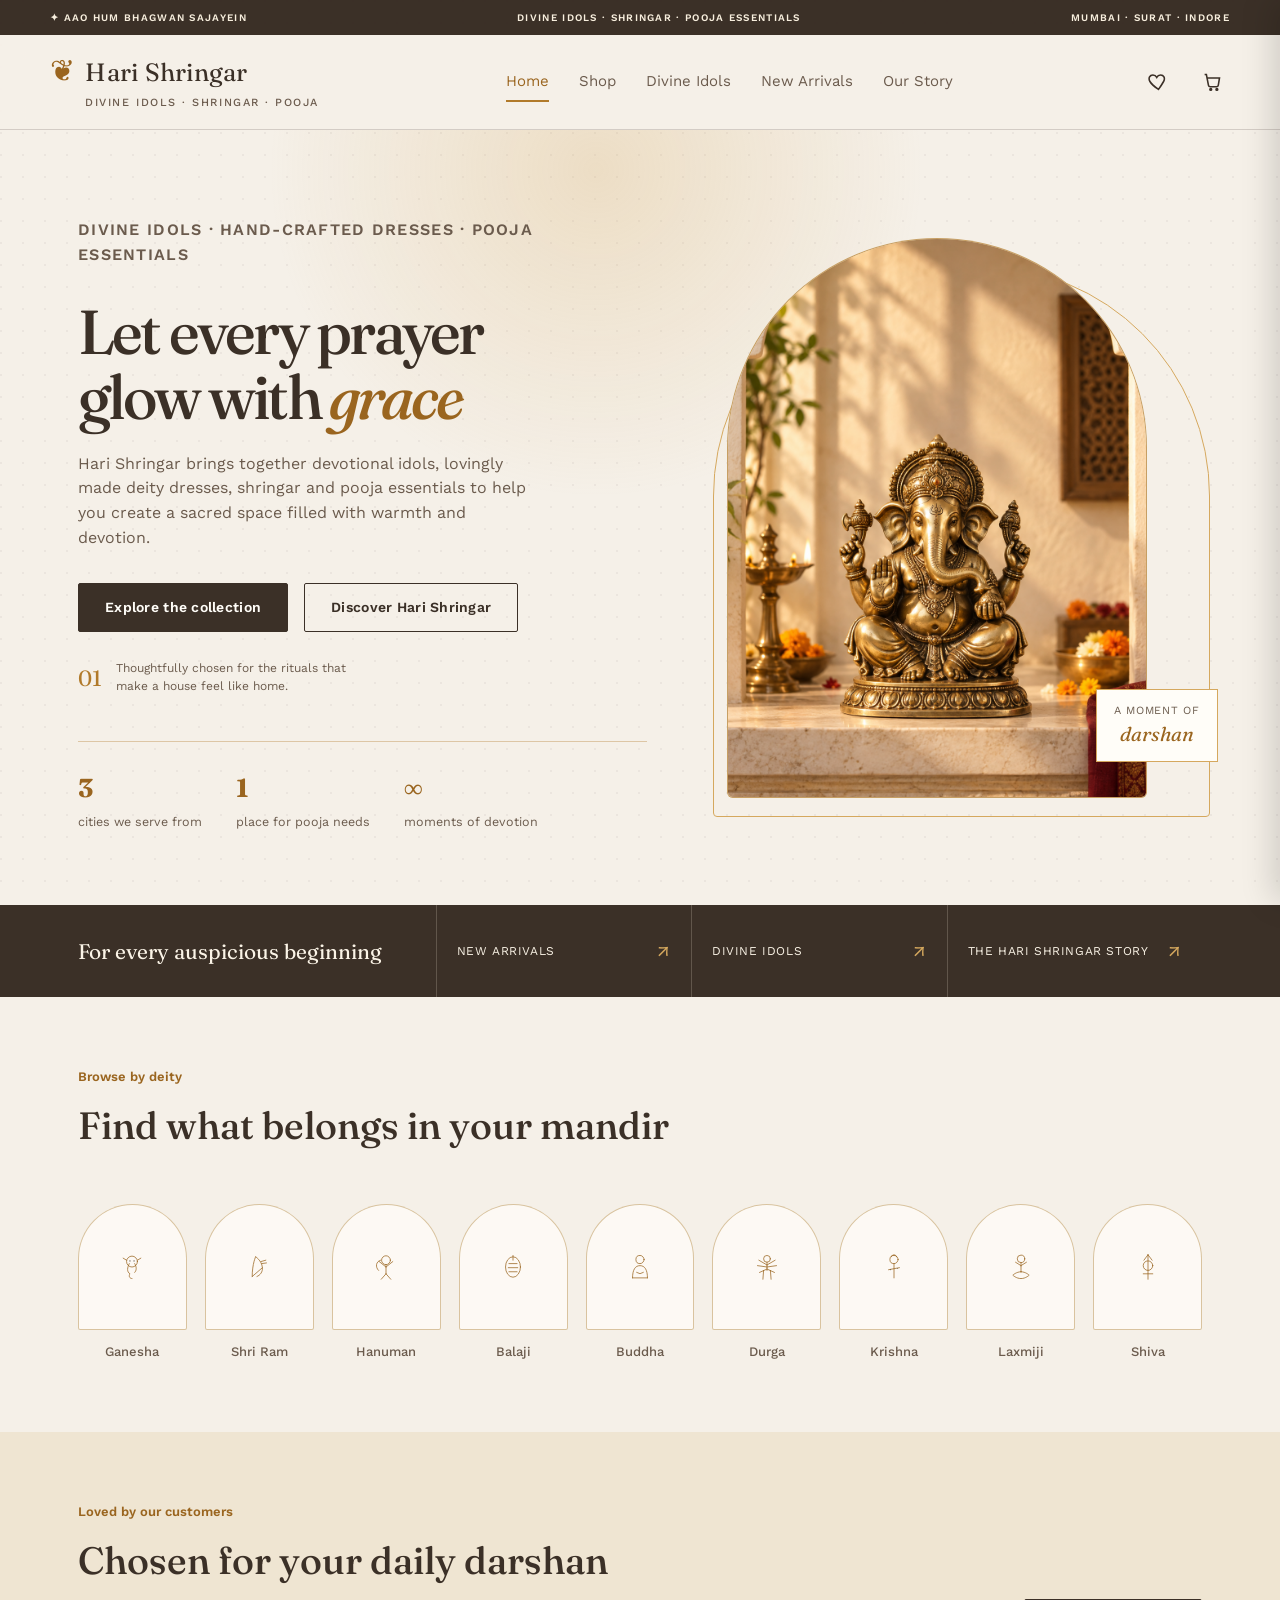
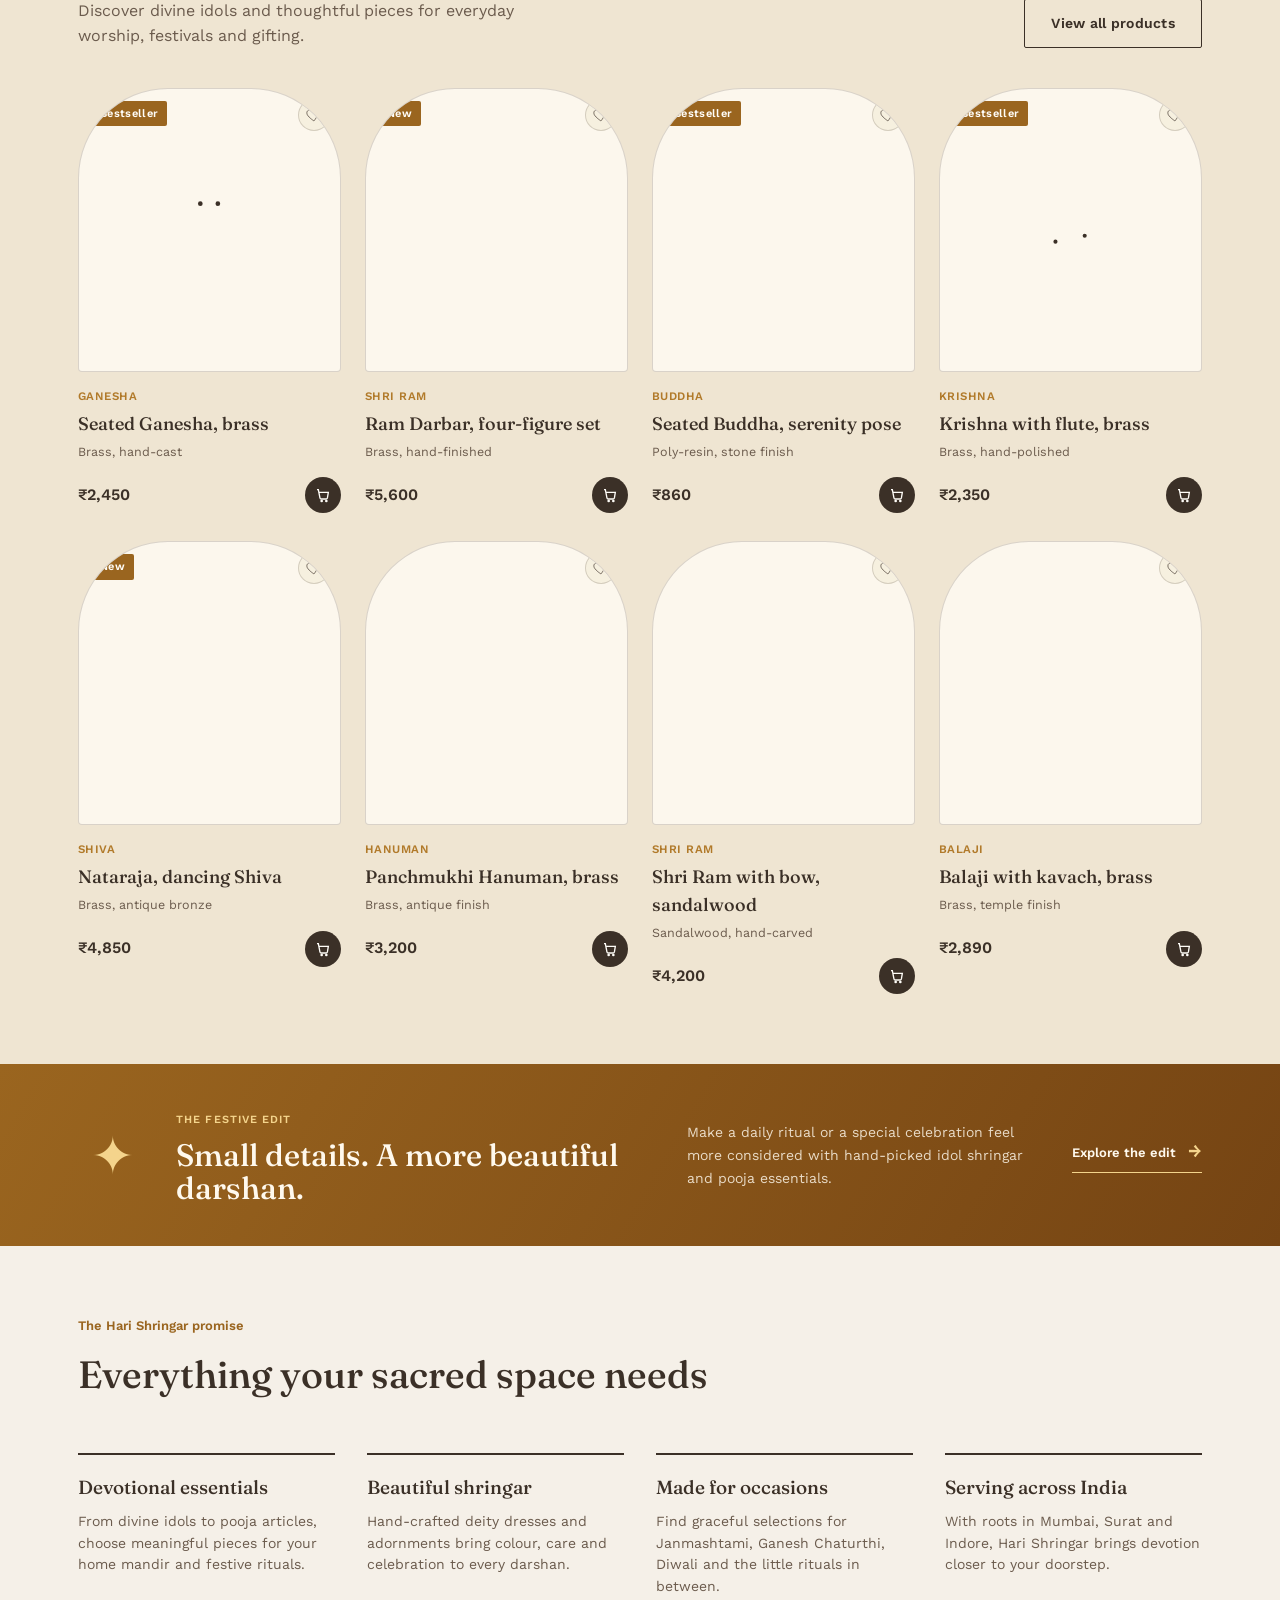
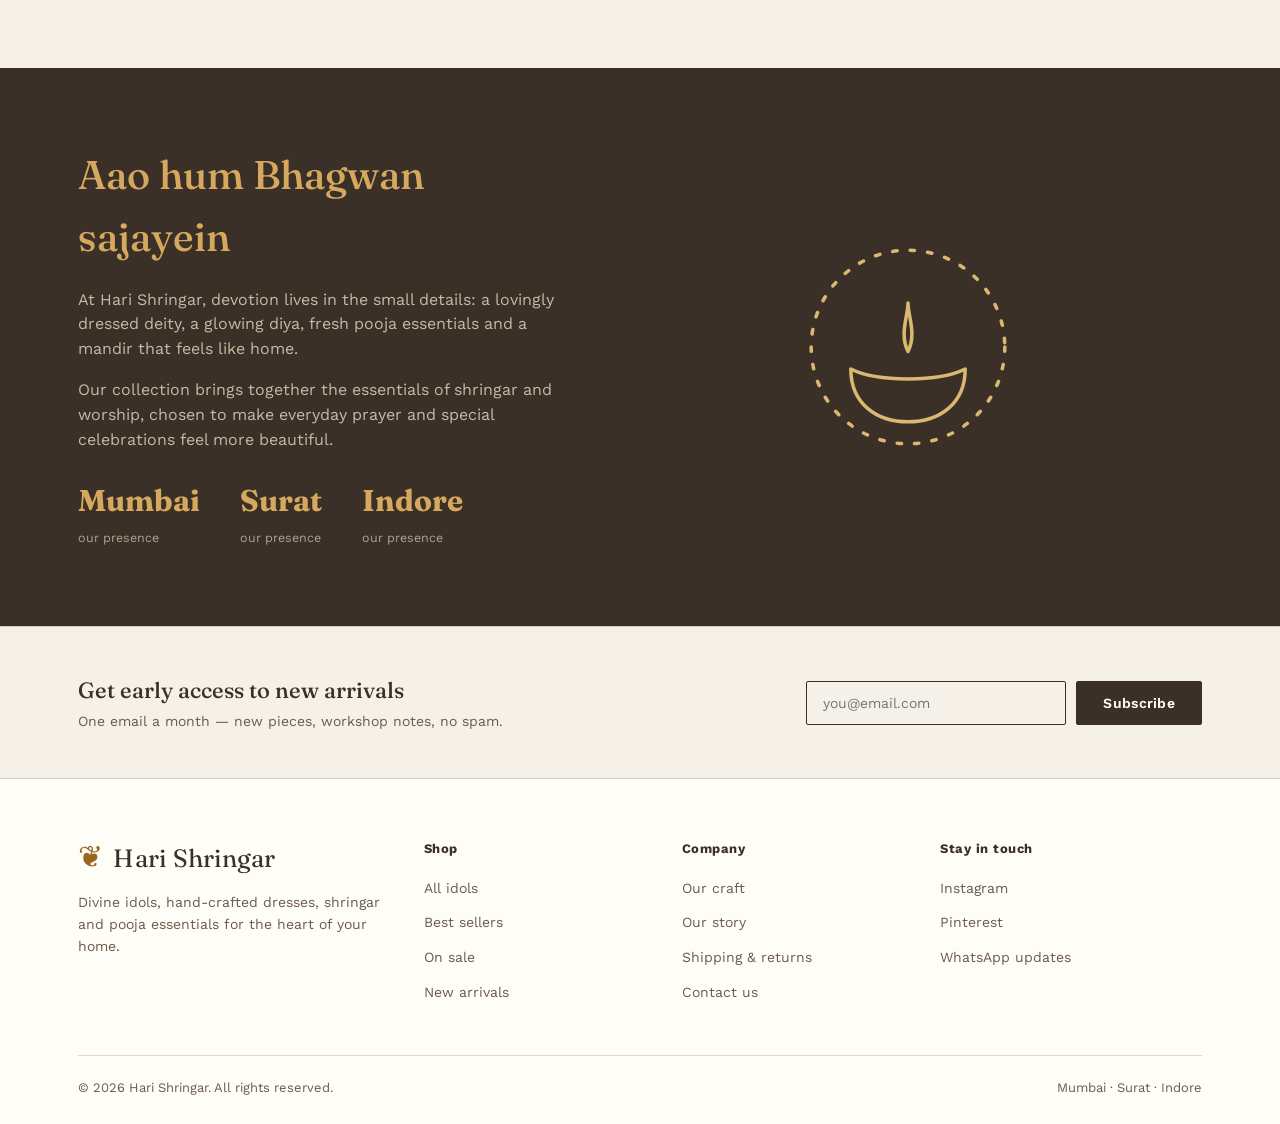
<file: index.html>
<!DOCTYPE html>
<html lang="en">
<head>
<meta charset="UTF-8">
<meta name="viewport" content="width=device-width, initial-scale=1">
<title>Hari Shringar — Divine Idols, Dresses & Pooja Essentials</title>
<meta name="description" content="Hari Shringar offers divine idols, handcrafted deity dresses, shringar and pooja essentials for your sacred space.">
<link rel="preconnect" href="https://fonts.googleapis.com">
<link rel="preconnect" href="https://fonts.gstatic.com" crossorigin>
<link href="https://fonts.googleapis.com/css2?family=Fraunces:ital,opsz,wght@0,9..144,400;0,9..144,500;0,9..144,600;1,9..144,500&family=Work+Sans:wght@400;500;600&display=swap" rel="stylesheet">
<link rel="stylesheet" href="style.css">
</head>
<body>

<div class="announcement" role="status">
  <span>✦ Aao hum Bhagwan sajayein</span>
  <span>Divine idols · Shringar · Pooja essentials</span>
  <span>Mumbai · Surat · Indore</span>
</div>
<header class="site-header">
  <div class="wrap header-row">
    <a href="index.html" class="brand">
      <span class="brand-mark">❦</span>
      <span>Hari Shringar<small>DIVINE IDOLS · SHRINGAR · POOJA</small></span>
    </a>
    <nav class="main-nav">
      <a href="index.html" class="active">Home</a>
      <a href="shop.html">Shop</a>
      <a href="shop.html?filter=bestsellers">Divine Idols</a>
      <a href="shop.html?filter=new">New Arrivals</a>
      <a href="#story">Our Story</a>
    </nav>
    <div class="header-actions">
      <button class="icon-btn" aria-label="Wishlist">
        <svg viewBox="0 0 24 24" fill="none" stroke="currentColor" stroke-width="1.8"><path d="M12 21s-7.5-4.9-10-9.3C0.2 8 2 4.5 5.6 4.5c2 0 3.6 1.1 4.4 2.7C10.8 5.6 12.4 4.5 14.4 4.5 18 4.5 19.8 8 18 11.7 15.5 16.1 12 21 12 21z"/></svg>
      </button>
      <button class="icon-btn" id="cartBtn" aria-label="Cart">
        <svg viewBox="0 0 24 24" fill="none" stroke="currentColor" stroke-width="1.8"><path d="M3 4h2l2.4 12.4a2 2 0 0 0 2 1.6h7.2a2 2 0 0 0 2-1.6L20 8H6"/><circle cx="10" cy="21" r="1"/><circle cx="17" cy="21" r="1"/></svg>
        <span class="badge" data-cart-count>0</span>
      </button>
      <button class="nav-toggle" id="navToggle" aria-label="Menu"><span></span><span></span><span></span></button>
    </div>
  </div>
</header>

<section class="hero">
  <div class="wrap">
    <div>
      <p class="hero-eyebrow">DIVINE IDOLS · HAND-CRAFTED DRESSES · POOJA ESSENTIALS</p>
      <h1>Let every prayer glow with <em>grace</em></h1>
      <p>Hari Shringar brings together devotional idols, lovingly made deity dresses, shringar and pooja essentials to help you create a sacred space filled with warmth and devotion.</p>
      <div class="hero-cta">
        <a href="shop.html" class="btn">Explore the collection</a>
        <a href="#story" class="btn btn-outline">Discover Hari Shringar</a>
      </div>
      <div class="hero-promise"><span>01</span><p>Thoughtfully chosen for the rituals that make a house feel like home.</p></div>
      <div class="hero-stats">
        <div><strong>3</strong><span>cities we serve from</span></div>
        <div><strong>1</strong><span>place for pooja needs</span></div>
        <div><strong>∞</strong><span>moments of devotion</span></div>
      </div>
    </div>
    <div class="hero-art">
      <div class="arch-frame">
        <img src="assets/hari-shringar-ganesha-hero.png" alt="Handcrafted brass Ganesha idol in a sunlit prayer space">
      </div>
      <span class="hero-art-label">A moment of<br><em>darshan</em></span>
    </div>
  </div>
</section>

<section class="ritual-strip" aria-label="Hari Shringar collections">
  <div class="wrap">
    <p>For every auspicious beginning</p>
    <a href="shop.html?filter=new">New arrivals <span>↗</span></a>
    <a href="shop.html?filter=bestsellers">Divine idols <span>↗</span></a>
    <a href="#story">The Hari Shringar story <span>↗</span></a>
  </div>
</section>

<section class="section">
  <div class="wrap">
    <div class="section-head">
      <div>
        <span class="kicker">Browse by deity</span>
        <h2>Find what belongs in your mandir</h2>
      </div>
    </div>
    <div class="cat-rail" id="catRail"></div>
  </div>
</section>

<section class="section alt">
  <div class="wrap">
    <div class="section-head">
      <div>
        <span class="kicker">Loved by our customers</span>
        <h2>Chosen for your daily darshan</h2>
        <p>Discover divine idols and thoughtful pieces for everyday worship, festivals and gifting.</p>
      </div>
      <a href="shop.html" class="btn btn-outline">View all products</a>
    </div>
    <div class="product-grid" id="featuredGrid"></div>
  </div>
</section>

<section class="occasion-band">
  <div class="wrap">
    <span class="occasion-symbol">✦</span>
    <div>
      <span class="kicker">The festive edit</span>
      <h2>Small details. A more beautiful darshan.</h2>
    </div>
    <p>Make a daily ritual or a special celebration feel more considered with hand-picked idol shringar and pooja essentials.</p>
    <a href="shop.html" class="text-link">Explore the edit <span>→</span></a>
  </div>
</section>

<section class="section">
  <div class="wrap">
    <div class="section-head">
      <div>
        <span class="kicker">The Hari Shringar promise</span>
        <h2>Everything your sacred space needs</h2>
      </div>
    </div>
    <div class="why-grid">
      <div class="why-item">
        <h3>Devotional essentials</h3>
        <p>From divine idols to pooja articles, choose meaningful pieces for your home mandir and festive rituals.</p>
      </div>
      <div class="why-item">
        <h3>Beautiful shringar</h3>
        <p>Hand-crafted deity dresses and adornments bring colour, care and celebration to every darshan.</p>
      </div>
      <div class="why-item">
        <h3>Made for occasions</h3>
        <p>Find graceful selections for Janmashtami, Ganesh Chaturthi, Diwali and the little rituals in between.</p>
      </div>
      <div class="why-item">
        <h3>Serving across India</h3>
        <p>With roots in Mumbai, Surat and Indore, Hari Shringar brings devotion closer to your doorstep.</p>
      </div>
    </div>
  </div>
</section>

<section class="story-band" id="story">
  <div class="wrap">
    <div>
      <h2>Aao hum Bhagwan sajayein</h2>
      <p>At Hari Shringar, devotion lives in the small details: a lovingly dressed deity, a glowing diya, fresh pooja essentials and a mandir that feels like home.</p>
      <p>Our collection brings together the essentials of shringar and worship, chosen to make everyday prayer and special celebrations feel more beautiful.</p>
      <div class="story-figures">
        <div><strong>Mumbai</strong><span>our presence</span></div>
        <div><strong>Surat</strong><span>our presence</span></div>
        <div><strong>Indore</strong><span>our presence</span></div>
      </div>
    </div>
    <div class="story-art">
      <svg viewBox="0 0 100 100" fill="none" stroke="#D9B871" stroke-width="1.6" stroke-linecap="round" stroke-linejoin="round">
        <path d="M24 60 C24 76 36 84 50 84 C64 84 76 76 76 60 C64 66 36 66 24 60 Z"/>
        <path d="M50 52 C46 44 50 36 50 30 C50 36 54 44 50 52 Z"/>
        <circle cx="50" cy="50" r="44" stroke-dasharray="2 6"/>
      </svg>
    </div>
  </div>
</section>

<section class="newsletter">
  <div class="wrap">
    <div>
      <h3>Get early access to new arrivals</h3>
      <p>One email a month — new pieces, workshop notes, no spam.</p>
    </div>
    <form onsubmit="event.preventDefault(); showToast('Thanks — you are on the list.'); this.reset();">
      <input type="email" required placeholder="you@email.com">
      <button class="btn" type="submit">Subscribe</button>
    </form>
  </div>
</section>

<footer class="site-footer">
  <div class="wrap">
    <div class="footer-grid">
      <div class="footer-brand">
        <div class="brand"><span class="brand-mark">❦</span><span>Hari Shringar</span></div>
        <p>Divine idols, hand-crafted dresses, shringar and pooja essentials for the heart of your home.</p>
      </div>
      <div>
        <h4>Shop</h4>
        <ul>
          <li><a href="shop.html">All idols</a></li>
          <li><a href="shop.html?filter=bestsellers">Best sellers</a></li>
          <li><a href="shop.html?filter=sale">On sale</a></li>
          <li><a href="shop.html?filter=new">New arrivals</a></li>
        </ul>
      </div>
      <div>
        <h4>Company</h4>
        <ul>
          <li><a href="#story">Our craft</a></li>
          <li><a href="#story">Our story</a></li>
          <li><a href="#">Shipping & returns</a></li>
          <li><a href="#">Contact us</a></li>
        </ul>
      </div>
      <div>
        <h4>Stay in touch</h4>
        <ul>
          <li><a href="#">Instagram</a></li>
          <li><a href="#">Pinterest</a></li>
          <li><a href="#">WhatsApp updates</a></li>
        </ul>
      </div>
    </div>
    <div class="footer-bottom">
      <span>© 2026 Hari Shringar. All rights reserved.</span>
      <span>Mumbai · Surat · Indore</span>
    </div>
  </div>
</footer>

<div class="overlay" id="overlay"></div>
<aside class="cart-drawer" id="cartDrawer">
  <div class="cart-head">
    <h3>Your cart</h3>
    <button class="cart-close" id="cartCloseBtn">×</button>
  </div>
  <div class="cart-items" id="cartItems"></div>
  <div class="cart-foot" id="cartFoot" style="display:none;">
    <div class="cart-subtotal"><span>Subtotal</span><strong id="cartSubtotal">₹0</strong></div>
    <a href="shop.html" class="btn btn-full">Checkout</a>
  </div>
</aside>
<div class="toast" id="toast"></div>

<script src="data.js"></script>
<script src="cart.js"></script>
<script>
  document.getElementById("catRail").innerHTML = CATEGORIES.map(c => `
    <a class="cat-tile" href="shop.html?cat=${c.slug}">
      <div class="cat-arch">${iconFor(c.slug)}</div>
      <span>${c.name}</span>
    </a>`).join("");

  const featured = PRODUCTS.filter(p => p.tag === "Bestseller" || p.tag === "New").concat(
    PRODUCTS.filter(p => !p.tag)
  ).slice(0, 8);

  document.getElementById("featuredGrid").innerHTML = featured.map(p => `
    <div class="product-card">
      <div class="product-media">
        ${p.tag ? `<span class="product-tag">${p.tag}</span>` : ""}
        <button class="wish-btn" onclick="toggleWishlist(${p.id}, this)">
          <svg viewBox="0 0 24 24"><path d="M12 21s-7.5-4.9-10-9.3C0.2 8 2 4.5 5.6 4.5c2 0 3.6 1.1 4.4 2.7C10.8 5.6 12.4 4.5 14.4 4.5 18 4.5 19.8 8 18 11.7 15.5 16.1 12 21 12 21z"/></svg>
        </button>
        ${iconFor(p.cat)}
      </div>
      <div class="product-info">
        <span class="product-cat">${catName(p.cat)}</span>
        <h3 class="product-title">${p.name}</h3>
        <span class="product-material">${p.material}</span>
        <div class="product-bottom">
          <div><span class="price-now">${formatINR(p.price)}</span>${p.old ? `<span class="price-old">${formatINR(p.old)}</span>` : ""}</div>
          <button class="add-btn" onclick="addToCart(${p.id})" aria-label="Add to cart">
            <svg viewBox="0 0 24 24" fill="none" stroke="currentColor" stroke-width="2"><path d="M3 4h2l2.4 12.4a2 2 0 0 0 2 1.6h7.2a2 2 0 0 0 2-1.6L20 8H6"/><circle cx="10" cy="21" r="1"/><circle cx="17" cy="21" r="1"/></svg>
          </button>
        </div>
      </div>
    </div>`).join("");
</script>
</body>
</html>
</file>
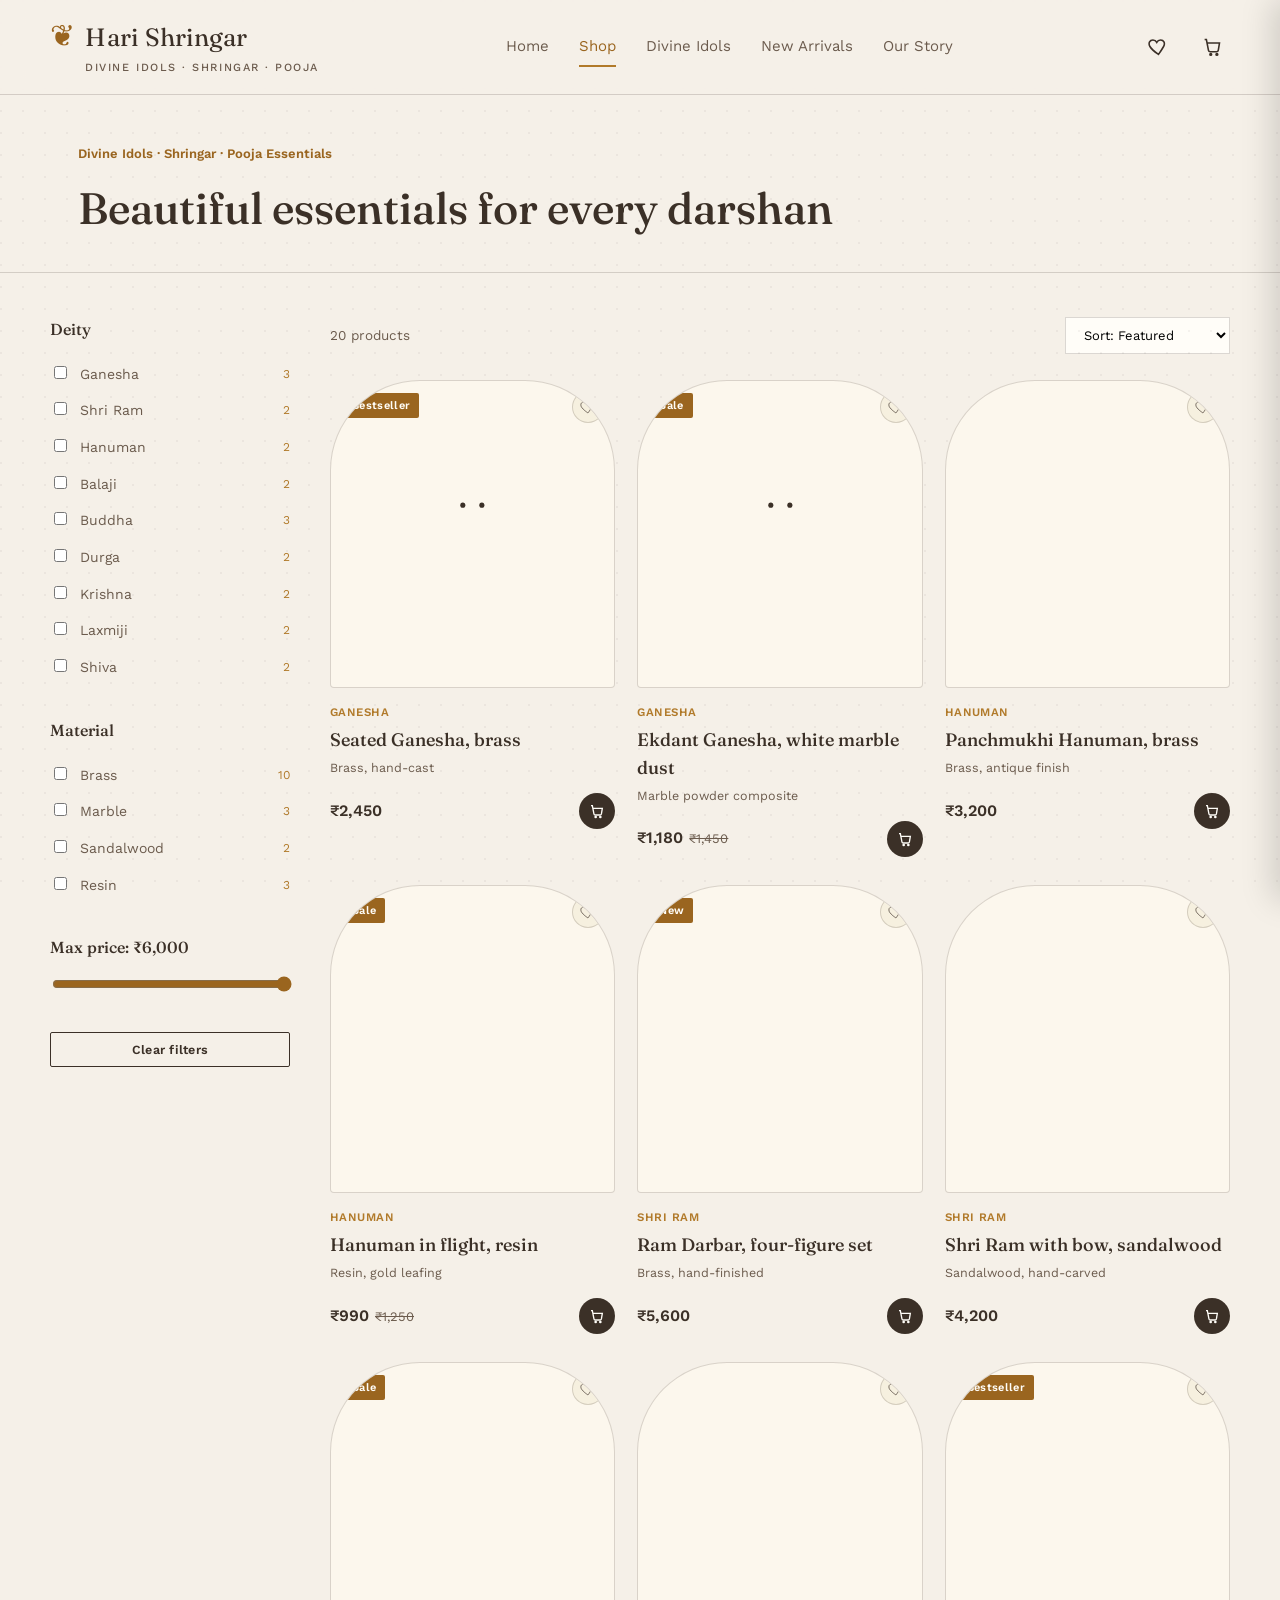
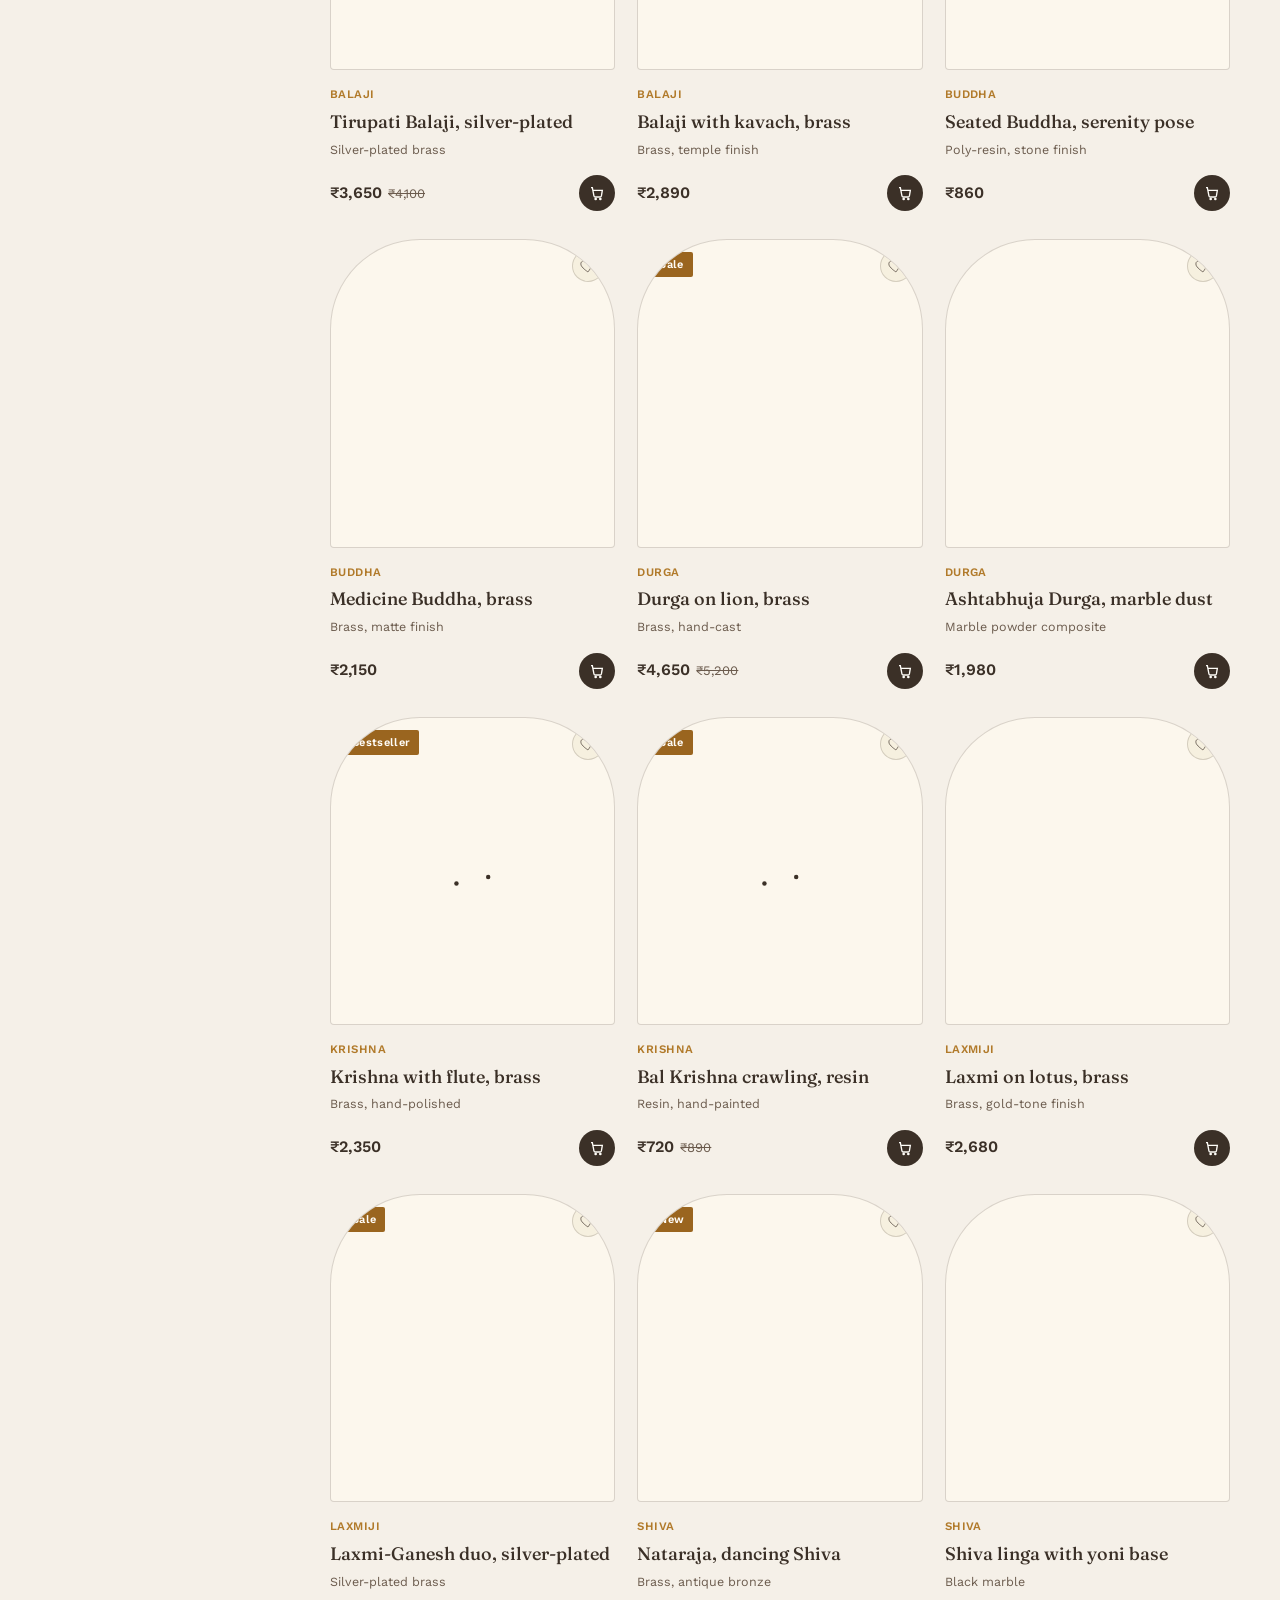
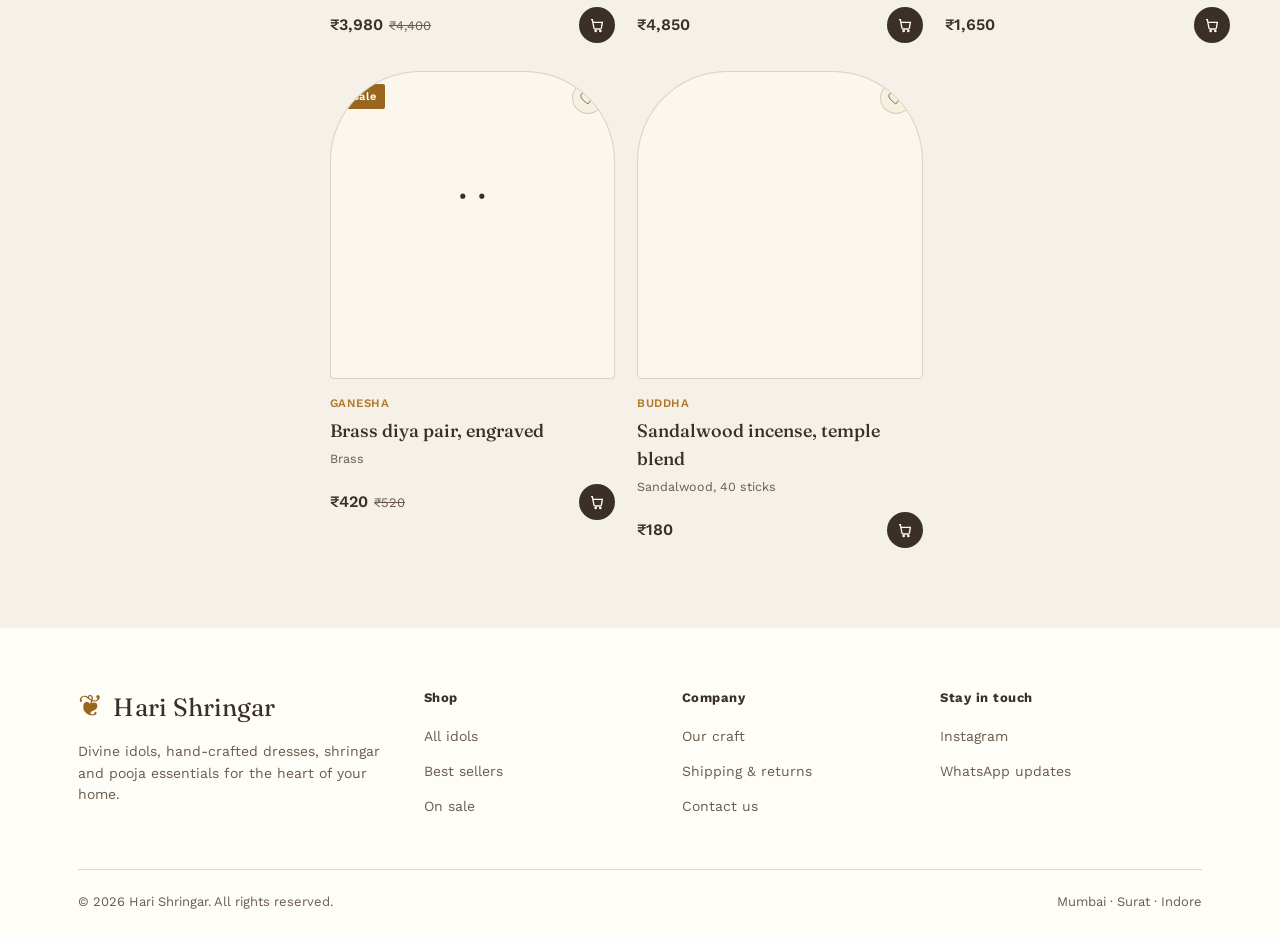
<file: shop.html>
<!DOCTYPE html>
<html lang="en">
<head>
<meta charset="UTF-8">
<meta name="viewport" content="width=device-width, initial-scale=1">
<title>Shop — Hari Shringar</title>
<link rel="preconnect" href="https://fonts.googleapis.com">
<link rel="preconnect" href="https://fonts.gstatic.com" crossorigin>
<link href="https://fonts.googleapis.com/css2?family=Fraunces:ital,opsz,wght@0,9..144,400;0,9..144,500;0,9..144,600;1,9..144,500&family=Work+Sans:wght@400;500;600&display=swap" rel="stylesheet">
<link rel="stylesheet" href="style.css">
</head>
<body>

<header class="site-header">
  <div class="wrap header-row">
    <a href="index.html" class="brand">
      <span class="brand-mark">❦</span>
      <span>Hari Shringar<small>DIVINE IDOLS · SHRINGAR · POOJA</small></span>
    </a>
    <nav class="main-nav">
      <a href="index.html">Home</a>
      <a href="shop.html" class="active">Shop</a>
      <a href="shop.html?filter=bestsellers">Divine Idols</a>
      <a href="shop.html?filter=new">New Arrivals</a>
      <a href="index.html#story">Our Story</a>
    </nav>
    <div class="header-actions">
      <button class="icon-btn" aria-label="Wishlist">
        <svg viewBox="0 0 24 24" fill="none" stroke="currentColor" stroke-width="1.8"><path d="M12 21s-7.5-4.9-10-9.3C0.2 8 2 4.5 5.6 4.5c2 0 3.6 1.1 4.4 2.7C10.8 5.6 12.4 4.5 14.4 4.5 18 4.5 19.8 8 18 11.7 15.5 16.1 12 21 12 21z"/></svg>
      </button>
      <button class="icon-btn" id="cartBtn" aria-label="Cart">
        <svg viewBox="0 0 24 24" fill="none" stroke="currentColor" stroke-width="1.8"><path d="M3 4h2l2.4 12.4a2 2 0 0 0 2 1.6h7.2a2 2 0 0 0 2-1.6L20 8H6"/><circle cx="10" cy="21" r="1"/><circle cx="17" cy="21" r="1"/></svg>
        <span class="badge" data-cart-count>0</span>
      </button>
      <button class="nav-toggle" id="navToggle" aria-label="Menu"><span></span><span></span><span></span></button>
    </div>
  </div>
</header>

<section class="shop-header">
  <div class="wrap">
    <span class="kicker">Divine Idols · Shringar · Pooja Essentials</span>
    <h1>Beautiful essentials for every darshan</h1>
  </div>
</section>

<section class="wrap shop-layout">
  <aside>
    <div class="filter-block">
      <h4>Deity</h4>
      <div id="catFilters"></div>
    </div>
    <div class="filter-block">
      <h4>Material</h4>
      <div id="materialFilters"></div>
    </div>
    <div class="filter-block">
      <h4>Max price: <span id="priceLabel">₹6,000</span></h4>
      <input type="range" min="150" max="6000" step="50" value="6000" class="price-slider" id="priceSlider">
    </div>
    <button class="btn btn-outline btn-small btn-full" id="clearFilters">Clear filters</button>
  </aside>

  <div>
    <div class="shop-toolbar">
      <span class="result-count" id="resultCount"></span>
      <select id="sortSelect">
        <option value="featured">Sort: Featured</option>
        <option value="price-asc">Price: Low to High</option>
        <option value="price-desc">Price: High to Low</option>
        <option value="name-asc">Name: A–Z</option>
      </select>
    </div>
    <div class="shop-product-grid" id="shopGrid"></div>
  </div>
</section>

<footer class="site-footer">
  <div class="wrap">
    <div class="footer-grid">
      <div class="footer-brand">
        <div class="brand"><span class="brand-mark">❦</span><span>Hari Shringar</span></div>
        <p>Divine idols, hand-crafted dresses, shringar and pooja essentials for the heart of your home.</p>
      </div>
      <div>
        <h4>Shop</h4>
        <ul>
          <li><a href="shop.html">All idols</a></li>
          <li><a href="shop.html?filter=bestsellers">Best sellers</a></li>
          <li><a href="shop.html?filter=sale">On sale</a></li>
        </ul>
      </div>
      <div>
        <h4>Company</h4>
        <ul>
          <li><a href="index.html#story">Our craft</a></li>
          <li><a href="#">Shipping & returns</a></li>
          <li><a href="#">Contact us</a></li>
        </ul>
      </div>
      <div>
        <h4>Stay in touch</h4>
        <ul>
          <li><a href="#">Instagram</a></li>
          <li><a href="#">WhatsApp updates</a></li>
        </ul>
      </div>
    </div>
    <div class="footer-bottom">
      <span>© 2026 Hari Shringar. All rights reserved.</span>
      <span>Mumbai · Surat · Indore</span>
    </div>
  </div>
</footer>

<div class="overlay" id="overlay"></div>
<aside class="cart-drawer" id="cartDrawer">
  <div class="cart-head">
    <h3>Your cart</h3>
    <button class="cart-close" id="cartCloseBtn">×</button>
  </div>
  <div class="cart-items" id="cartItems"></div>
  <div class="cart-foot" id="cartFoot" style="display:none;">
    <div class="cart-subtotal"><span>Subtotal</span><strong id="cartSubtotal">₹0</strong></div>
    <a href="#" class="btn btn-full">Checkout</a>
  </div>
</aside>
<div class="toast" id="toast"></div>

<script src="data.js"></script>
<script src="cart.js"></script>
<script>
  const params = new URLSearchParams(location.search);
  const state = {
    cats: params.get("cat") ? [params.get("cat")] : [],
    materials: [],
    maxPrice: 6000,
    sort: "featured",
  };
  if (params.get("filter") === "bestsellers") state.tagFilter = "Bestseller";
  if (params.get("filter") === "sale") state.tagFilter = "Sale";
  if (params.get("filter") === "new") state.tagFilter = "New";

  const MATERIAL_GROUPS = [
    { key: "Brass", test: m => m.includes("Brass") },
    { key: "Marble", test: m => m.includes("Marble") || m.includes("marble") },
    { key: "Sandalwood", test: m => m.includes("Sandalwood") },
    { key: "Resin", test: m => m.includes("Resin") || m.includes("resin") },
  ];

  function renderFilters(){
    document.getElementById("catFilters").innerHTML = CATEGORIES.map(c => {
      const count = PRODUCTS.filter(p => p.cat === c.slug).length;
      return `<label class="filter-option">
        <span><input type="checkbox" value="${c.slug}" ${state.cats.includes(c.slug) ? "checked" : ""} onchange="toggleCat('${c.slug}')"> ${c.name}</span>
        <span class="count">${count}</span>
      </label>`;
    }).join("");

    document.getElementById("materialFilters").innerHTML = MATERIAL_GROUPS.map(m => {
      const count = PRODUCTS.filter(p => m.test(p.material)).length;
      return `<label class="filter-option">
        <span><input type="checkbox" value="${m.key}" ${state.materials.includes(m.key) ? "checked" : ""} onchange="toggleMaterial('${m.key}')"> ${m.key}</span>
        <span class="count">${count}</span>
      </label>`;
    }).join("");
  }

  function toggleCat(slug){
    state.cats = state.cats.includes(slug) ? state.cats.filter(c => c !== slug) : [...state.cats, slug];
    renderGrid();
  }
  function toggleMaterial(key){
    state.materials = state.materials.includes(key) ? state.materials.filter(m => m !== key) : [...state.materials, key];
    renderGrid();
  }

  document.getElementById("priceSlider").addEventListener("input", e => {
    state.maxPrice = Number(e.target.value);
    document.getElementById("priceLabel").textContent = formatINR(state.maxPrice);
    renderGrid();
  });
  document.getElementById("sortSelect").addEventListener("change", e => {
    state.sort = e.target.value;
    renderGrid();
  });
  document.getElementById("clearFilters").addEventListener("click", () => {
    state.cats = []; state.materials = []; state.maxPrice = 6000; state.tagFilter = null;
    document.getElementById("priceSlider").value = 6000;
    document.getElementById("priceLabel").textContent = "₹6,000";
    renderFilters();
    renderGrid();
  });

  function renderGrid(){
    let list = PRODUCTS.filter(p => p.price <= state.maxPrice);
    if (state.cats.length) list = list.filter(p => state.cats.includes(p.cat));
    if (state.materials.length) list = list.filter(p => state.materials.some(m => MATERIAL_GROUPS.find(g => g.key === m).test(p.material)));
    if (state.tagFilter) list = list.filter(p => p.tag === state.tagFilter);

    if (state.sort === "price-asc") list = [...list].sort((a,b) => a.price - b.price);
    if (state.sort === "price-desc") list = [...list].sort((a,b) => b.price - a.price);
    if (state.sort === "name-asc") list = [...list].sort((a,b) => a.name.localeCompare(b.name));

    document.getElementById("resultCount").textContent = `${list.length} product${list.length !== 1 ? "s" : ""}`;

    document.getElementById("shopGrid").innerHTML = list.length ? list.map(p => `
      <div class="product-card">
        <div class="product-media">
          ${p.tag ? `<span class="product-tag">${p.tag}</span>` : ""}
          <button class="wish-btn ${Store.wishlist.includes(p.id) ? 'active' : ''}" onclick="toggleWishlist(${p.id}, this)">
            <svg viewBox="0 0 24 24"><path d="M12 21s-7.5-4.9-10-9.3C0.2 8 2 4.5 5.6 4.5c2 0 3.6 1.1 4.4 2.7C10.8 5.6 12.4 4.5 14.4 4.5 18 4.5 19.8 8 18 11.7 15.5 16.1 12 21 12 21z"/></svg>
          </button>
          ${iconFor(p.cat)}
        </div>
        <div class="product-info">
          <span class="product-cat">${catName(p.cat)}</span>
          <h3 class="product-title">${p.name}</h3>
          <span class="product-material">${p.material}</span>
          <div class="product-bottom">
            <div><span class="price-now">${formatINR(p.price)}</span>${p.old ? `<span class="price-old">${formatINR(p.old)}</span>` : ""}</div>
            <button class="add-btn" onclick="addToCart(${p.id})" aria-label="Add to cart">
              <svg viewBox="0 0 24 24" fill="none" stroke="currentColor" stroke-width="2"><path d="M3 4h2l2.4 12.4a2 2 0 0 0 2 1.6h7.2a2 2 0 0 0 2-1.6L20 8H6"/><circle cx="10" cy="21" r="1"/><circle cx="17" cy="21" r="1"/></svg>
            </button>
          </div>
        </div>
      </div>`).join("") : `<p style="grid-column:1/-1; color:var(--ink-soft);">No pieces match those filters yet — try widening your price range.</p>`;
  }

  renderFilters();
  renderGrid();
</script>
</body>
</html>
</file>
<file: style.css>
/* ============================================================
   Hari Shringar — Divine Idols, Shringar & Pooja Essentials
   Design tokens
   ============================================================ */
:root{
  --ivory: #F4EFE7;
  --ivory-card: #FFFDF8;
  --ink: #3B3027;
  --ink-soft: #6B5B4D;
  --oxblood: #9A651F;
  --oxblood-dark: #704612;
  --gold: #B17A2A;
  --gold-light: #D5A85E;
  --line: rgba(36,21,18,0.16);
  --line-gold: rgba(173,128,56,0.45);

  --font-display: "Fraunces", "Iowan Old Style", serif;
  --font-body: "Work Sans", "Segoe UI", sans-serif;

  --container: 1180px;
}

*{ box-sizing: border-box; }
html{ scroll-behavior: smooth; }

body{
  margin:0;
  background: #f5f0e8;
  color: var(--ink);
  font-family: var(--font-body);
  font-size: 16px;
  line-height: 1.55;
  -webkit-font-smoothing: antialiased;
}

img{ max-width:100%; display:block; }
a{ color: inherit; text-decoration:none; }
ul{ list-style:none; margin:0; padding:0; }
button{ font-family: inherit; cursor:pointer; }

.wrap{
  max-width: var(--container);
  margin: 0 auto;
  padding: 0 28px;
}

.announcement{
  background: var(--ink);
  color: #f8efde;
  min-height: 35px;
  display:flex;
  align-items:center;
  justify-content:space-between;
  gap:18px;
  padding:8px max(28px, calc((100vw - var(--container))/2));
  font-size:10px;
  font-weight:600;
  letter-spacing:.13em;
  text-transform:uppercase;
}

/* ---------- texture ---------- */
body::before{
  content:"";
  position:fixed; inset:0;
  pointer-events:none;
  opacity:0.05;
  z-index:0;
  background-image: radial-gradient(circle at 1px 1px, var(--ink) 1px, transparent 0);
  background-size: 22px 22px;
}

/* ============================================================
   Header
   ============================================================ */
.site-header{
  position: sticky; top:0; z-index:50;
  background: rgba(245,240,232,0.9);
  backdrop-filter: blur(12px);
  border-bottom: 1px solid var(--line);
}
.header-row{
  display:flex; align-items:center; justify-content:space-between;
  padding: 18px 0;
  gap: 24px;
}
.brand{
  display:flex; align-items:baseline; gap:10px;
  font-family: var(--font-display);
  font-size: 25px;
  letter-spacing: 0.01em;
}
.brand .brand-mark{
  color: var(--oxblood);
  font-size: 30px;
  line-height: 1;
}
.brand small{
  font-family: var(--font-body);
  font-size: 11px;
  letter-spacing: 0.14em;
  color: var(--ink-soft);
  font-weight: 500;
  display:block;
  margin-top: 2px;
}

.main-nav{ display:flex; gap: 30px; }
.main-nav a{
  font-size: 15px;
  color: var(--ink-soft);
  position:relative;
  padding: 4px 0;
  transition: color .2s ease;
}
.main-nav a:hover, .main-nav a.active{ color: var(--oxblood); }
.main-nav a.active::after{
  content:"";
  position:absolute; left:0; right:0; bottom:-4px;
  height:2px; background: var(--gold);
}

.header-actions{ display:flex; align-items:center; gap: 18px; }
.icon-btn{
  background:none; border:none; color:var(--ink);
  display:flex; align-items:center; justify-content:center;
  width:36px; height:36px; position:relative;
}
.icon-btn svg{ width:21px; height:21px; }
.badge{
  position:absolute; top:-2px; right:-4px;
  background: var(--oxblood); color: var(--ivory-card);
  font-size: 10px; font-weight:600;
  min-width:16px; height:16px; border-radius:50%;
  display:flex; align-items:center; justify-content:center;
  padding: 0 3px;
}

.nav-toggle{ display:none; background:none; border:1px solid var(--line); border-radius:4px; width:38px; height:34px; }
.nav-toggle span{ display:block; width:18px; height:2px; background:var(--ink); margin:4px auto; }

/* ============================================================
   Buttons
   ============================================================ */
.btn{
  display:inline-flex; align-items:center; gap:10px;
  padding: 13px 26px;
  font-size: 14px; font-weight:600;
  letter-spacing: 0.02em;
  border: 1px solid var(--ink);
  background: var(--ink);
  color: var(--ivory-card);
  border-radius: 2px;
  transition: transform .18s ease, background .2s ease, color .2s ease, border-color .2s ease;
}
.btn:hover{ background: var(--oxblood); border-color: var(--oxblood); transform: translateY(-1px); }
.btn.btn-outline{
  background: transparent; color: var(--ink); border-color: var(--ink);
}
.btn.btn-outline:hover{ background: var(--ink); color: var(--ivory-card); }
.btn.btn-gold{
  background: var(--oxblood); border-color: var(--oxblood); color: var(--ivory-card);
}
.btn.btn-gold:hover{ background: var(--oxblood-dark); border-color: var(--oxblood-dark); }
.btn.btn-small{ padding: 9px 16px; font-size: 12.5px; }
.btn.btn-full{ width:100%; justify-content:center; }

/* ============================================================
   Hero
   ============================================================ */
.hero{
  position:relative;
  padding: 88px 0 72px;
  overflow:hidden;
  isolation:isolate;
}
.hero::before{
  content:"";
  position:absolute;
  width:680px;
  height:680px;
  border-radius:50%;
  background:radial-gradient(circle, rgba(213,168,94,.25), rgba(213,168,94,0) 68%);
  top:-300px;
  left:20%;
  z-index:-1;
}
.hero .wrap{
  display:grid;
  grid-template-columns: 1.05fr 0.95fr;
  gap: 40px;
  align-items:center;
}
.hero-eyebrow{
  font-family: var(--font-body);
  font-size: 13px;
  color: var(--oxblood);
  font-weight:600;
  margin: 0 0 20px;
  letter-spacing:.08em;
}
.hero h1{
  font-family: var(--font-display);
  font-size: clamp(38px, 5vw, 62px);
  line-height: 1.05;
  font-weight: 500;
  margin: 0 0 22px;
  max-width: 12ch;
  letter-spacing:-.045em;
}
.hero h1 em{
  font-style: italic;
  color: var(--oxblood);
}
.hero p{
  max-width: 46ch;
  color: var(--ink-soft);
  font-size: 16px;
  margin: 0 0 32px;
}
.hero-cta{ display:flex; gap:16px; align-items:center; flex-wrap:wrap; }
.hero-stats{
  display:flex; gap: 34px;
  margin-top: 46px;
  padding-top: 26px;
  border-top: 1px solid rgba(177,122,42,.35);
}
.hero-stats div strong{
  display:block; font-family: var(--font-display); font-size:26px; color:var(--oxblood);
}
.hero-stats div span{ font-size: 12.5px; color: var(--ink-soft); }

.hero-promise{ display:flex; align-items:center; gap:14px; margin-top:28px; }
.hero-promise span{ color:var(--gold); font-family:var(--font-display); font-size:22px; }
.hero-promise p{ font-size:12px; line-height:1.45; margin:0; max-width:34ch; }

.hero-art{ position:relative; display:flex; justify-content:center; padding:0 16px 16px 0; }
.hero-art::before{
  content:"";
  position:absolute;
  inset:28px -8px -3px 26px;
  border:1px solid var(--gold-light);
  border-radius:230px 230px 4px 4px;
  z-index:-1;
}
.arch-frame{
  width: 100%; max-width: 420px;
  aspect-ratio: 3/4;
  border-radius: 220px 220px 6px 6px;
  border: 1px solid rgba(177,122,42,.6);
  background: #ead9b9;
  display:flex; align-items:flex-end; justify-content:center;
  padding: 0;
  position:relative;
  overflow:hidden;
}
.arch-frame img{ width:100%; height:100%; object-fit:cover; object-position:center; }
.hero-art-label{
  position:absolute;
  right:-16px;
  bottom:52px;
  background:var(--ivory-card);
  border:1px solid var(--gold-light);
  padding:13px 17px;
  text-align:center;
  color:var(--ink-soft);
  font-size:11px;
  letter-spacing:.07em;
  line-height:1.45;
  text-transform:uppercase;
}
.hero-art-label em{ font-family:var(--font-display); font-size:20px; letter-spacing:0; text-transform:none; color:var(--oxblood); }

.ritual-strip{ background:var(--ink); color:#fbf4e7; }
.ritual-strip .wrap{ min-height:92px; display:grid; grid-template-columns:1.4fr repeat(3, 1fr); align-items:center; }
.ritual-strip p{ font-family:var(--font-display); font-size:21px; margin:0; }
.ritual-strip a{ height:100%; display:flex; align-items:center; justify-content:space-between; gap:12px; padding:0 20px; border-left:1px solid rgba(248,239,222,.2); font-size:12px; letter-spacing:.05em; text-transform:uppercase; transition:background .2s ease; }
.ritual-strip a:hover{ background:var(--oxblood); }
.ritual-strip a span{ font-size:19px; color:var(--gold-light); }

/* ============================================================
   Section heading
   ============================================================ */
.section{ padding: 70px 0; }
.section.alt{ background: #efe5d2; }
.section-head{
  display:flex; justify-content:space-between; align-items:flex-end;
  gap: 24px; margin-bottom: 40px;
}
.section-head h2{
  font-family: var(--font-display);
  font-size: clamp(28px, 3vw, 38px);
  font-weight:500;
  margin: 0 0 8px;
}
.section-head p{ color: var(--ink-soft); margin:0; max-width: 46ch; }
.section-head .kicker{
  font-size:13px; color:var(--oxblood); font-weight:600; margin-bottom:10px; display:block;
}

/* ============================================================
   Category rail
   ============================================================ */
.cat-rail{
  display:grid;
  grid-template-columns: repeat(9, minmax(96px,1fr));
  gap: 18px;
}
.cat-tile{
  display:flex; flex-direction:column; align-items:center; gap:12px;
  text-align:center;
}
.cat-tile .cat-arch{
  width:100%; aspect-ratio: 1/1.15;
  border-radius: 100px 100px 4px 4px;
  background: rgba(255,253,248,.75);
  border: 1px solid var(--line-gold);
  display:flex; align-items:center; justify-content:center;
  transition: border-color .2s ease, transform .2s ease;
}
.cat-tile svg{ width:34px; height:34px; stroke: var(--oxblood); }
.cat-tile:hover .cat-arch{ border-color: var(--oxblood); transform: translateY(-3px); }
.cat-tile span{ font-size: 13px; color: var(--ink-soft); font-weight:500; }

/* ============================================================
   Product grid & cards
   ============================================================ */
.product-grid{
  display:grid;
  grid-template-columns: repeat(4, 1fr);
  gap: 28px 24px;
}
.product-card{
  position:relative;
  display:flex; flex-direction:column;
}
.product-media{
  position:relative;
  aspect-ratio: 1/1.08;
  background: #fcf7ed;
  border: 1px solid var(--line);
  border-radius: 90px 90px 4px 4px;
  display:flex; align-items:center; justify-content:center;
  overflow:hidden;
  margin-bottom: 16px;
}
.product-media svg{ width:56%; height:56%; }
.product-tag{
  position:absolute; top:12px; left:12px;
  background: var(--oxblood); color: var(--ivory-card);
  font-size: 11px; font-weight:600; letter-spacing:.03em;
  padding: 4px 9px; border-radius:2px;
}
.wish-btn{
  position:absolute; top:10px; right:10px;
  width:32px; height:32px; border-radius:50%;
  background: rgba(246,239,222,0.92);
  border:1px solid var(--line);
  display:flex; align-items:center; justify-content:center;
}
.wish-btn svg{ width:16px; height:16px; stroke:var(--ink); fill:none; transition: fill .2s ease, stroke .2s ease; }
.wish-btn.active svg{ fill: var(--oxblood); stroke: var(--oxblood); }

.product-info{ display:flex; flex-direction:column; gap:4px; flex:1; }
.product-cat{ font-size:11.5px; color: var(--gold); font-weight:600; letter-spacing:.04em; text-transform:uppercase; }
.product-title{ font-family: var(--font-display); font-size:18px; font-weight:500; margin:0; }
.product-material{ font-size: 12.5px; color: var(--ink-soft); }
.product-bottom{
  display:flex; align-items:center; justify-content:space-between;
  margin-top: 12px;
}
.price-now{ font-weight:600; font-size:16px; }
.price-old{ text-decoration: line-through; color: var(--ink-soft); font-size:13px; margin-left:6px; }
.add-btn{
  width:36px; height:36px; border-radius:50%;
  background: var(--ink); color: var(--ivory-card);
  display:flex; align-items:center; justify-content:center;
  border:none; transition: background .2s ease, transform .15s ease;
}
.add-btn svg{ width:16px; height:16px; }
.add-btn:hover{ background: var(--oxblood); transform: scale(1.06); }

.grid-actions{ text-align:center; margin-top: 44px; }

.occasion-band{
  background:linear-gradient(120deg, #9a651f 0%, #754413 100%);
  color:#fff9ed;
  padding:42px 0;
  overflow:hidden;
}
.occasion-band .wrap{ display:grid; grid-template-columns:70px 1.35fr 1fr auto; align-items:center; gap:28px; }
.occasion-symbol{ font-family:var(--font-display); font-size:52px; color:#f4d48c; text-align:center; }
.occasion-band .kicker{ color:#f4d48c; font-size:11px; font-weight:600; letter-spacing:.1em; text-transform:uppercase; }
.occasion-band h2{ font-family:var(--font-display); font-weight:500; font-size:31px; line-height:1.05; margin:8px 0 0; }
.occasion-band p{ margin:0; font-size:14px; line-height:1.65; color:rgba(255,249,237,.82); }
.text-link{ color:#fff9ed; border-bottom:1px solid #f4d48c; padding-bottom:7px; white-space:nowrap; font-size:13px; font-weight:600; }
.text-link span{ margin-left:8px; color:#f4d48c; font-size:18px; }

/* ============================================================
   Why choose us
   ============================================================ */
.why-grid{
  display:grid; grid-template-columns: repeat(4,1fr); gap: 32px;
}
.why-item{ border-top: 2px solid var(--ink); padding-top: 18px; }
.why-item h3{
  font-family: var(--font-display); font-size:19px; font-weight:500; margin: 0 0 8px;
}
.why-item p{ color: var(--ink-soft); font-size: 14px; margin:0; }

/* ============================================================
   Craft story band
   ============================================================ */
.story-band{
  background: var(--ink); color: var(--ivory-card);
  padding: 76px 0;
}
.story-band .wrap{
  display:grid; grid-template-columns: 0.9fr 1.1fr; gap: 56px; align-items:center;
}
.story-band h2{
  font-family: var(--font-display); font-weight:500;
  font-size: clamp(28px,3.4vw,40px);
  margin: 0 0 20px;
  color: var(--gold-light);
}
.story-band p{ color: rgba(236,225,200,0.78); margin:0 0 16px; max-width: 52ch; }
.story-figures{ display:flex; gap: 40px; margin-top: 26px; }
.story-figures div strong{ display:block; font-family: var(--font-display); font-size: 30px; color: var(--gold-light); }
.story-figures div span{ font-size:12.5px; color: rgba(236,225,200,0.65); }
.story-art{ display:flex; justify-content:center; }
.story-art svg{ width: 220px; height:220px; }

/* ============================================================
   Newsletter
   ============================================================ */
.newsletter{
  border-top: 1px solid var(--line);
  border-bottom: 1px solid var(--line);
  padding: 46px 0;
}
.newsletter .wrap{
  display:flex; align-items:center; justify-content:space-between; gap: 30px; flex-wrap:wrap;
}
.newsletter h3{ font-family: var(--font-display); font-size:22px; font-weight:500; margin:0 0 4px; }
.newsletter p{ margin:0; color:var(--ink-soft); font-size:14px; }
.newsletter form{ display:flex; gap:10px; }
.newsletter input{
  padding: 12px 16px; border:1px solid var(--ink); background:transparent;
  min-width: 260px; font-family: inherit; font-size:14px; border-radius:2px;
}

/* ============================================================
   Footer
   ============================================================ */
.site-footer{ background: var(--ivory-card); padding: 60px 0 26px; }
.footer-grid{
  display:grid; grid-template-columns: 1.4fr 1fr 1fr 1.2fr; gap: 40px;
  padding-bottom: 40px; border-bottom:1px solid var(--line);
}
.footer-grid h4{ font-size:13px; letter-spacing:.04em; margin: 0 0 16px; color: var(--ink); }
.footer-grid ul li{ margin-bottom:10px; }
.footer-grid ul a{ font-size: 14px; color: var(--ink-soft); }
.footer-grid ul a:hover{ color: var(--oxblood); }
.footer-brand p{ color: var(--ink-soft); font-size:14px; max-width:34ch; margin: 14px 0 0; }
.footer-bottom{
  display:flex; justify-content:space-between; padding-top: 22px; font-size:13px; color: var(--ink-soft);
  flex-wrap:wrap; gap:10px;
}

/* ============================================================
   Cart drawer
   ============================================================ */
.overlay{
  position:fixed; inset:0; background: rgba(36,21,18,0.45);
  opacity:0; pointer-events:none; transition: opacity .25s ease; z-index:90;
}
.overlay.open{ opacity:1; pointer-events:auto; }

.cart-drawer{
  position:fixed; top:0; right:0; bottom:0;
  width: 400px; max-width: 92vw;
  background: var(--ivory);
  z-index: 95;
  display:flex; flex-direction:column;
  transform: translateX(100%);
  transition: transform .3s ease;
  box-shadow: -8px 0 30px rgba(0,0,0,0.15);
}
.cart-drawer.open{ transform: translateX(0); }
.cart-head{
  display:flex; align-items:center; justify-content:space-between;
  padding: 22px 24px; border-bottom:1px solid var(--line);
}
.cart-head h3{ font-family:var(--font-display); font-weight:500; font-size:20px; margin:0; }
.cart-close{ background:none; border:none; font-size:22px; line-height:1; color:var(--ink); }
.cart-items{ flex:1; overflow-y:auto; padding: 10px 24px; }
.cart-item{
  display:flex; gap:14px; padding: 16px 0; border-bottom:1px solid var(--line);
}
.cart-item .thumb{
  width:64px; height:64px; border-radius: 40px 40px 3px 3px; background: var(--ivory-card);
  border:1px solid var(--line); display:flex; align-items:center; justify-content:center; flex-shrink:0;
}
.cart-item .thumb svg{ width:60%; height:60%; }
.cart-item-info{ flex:1; display:flex; flex-direction:column; gap:4px; }
.cart-item-info .name{ font-size:14px; font-weight:600; }
.cart-item-info .meta{ font-size:12px; color: var(--ink-soft); }
.qty-row{ display:flex; align-items:center; gap:10px; margin-top:4px; }
.qty-row button{
  width:22px; height:22px; border:1px solid var(--line); background:none; border-radius:2px; font-size:13px;
}
.qty-row .remove{ border:none; color: var(--oxblood); font-size:12px; margin-left:auto; text-decoration:underline; }
.cart-empty{ padding: 50px 0; text-align:center; color: var(--ink-soft); font-size:14px; }
.cart-foot{ padding: 20px 24px 26px; border-top:1px solid var(--line); }
.cart-subtotal{ display:flex; justify-content:space-between; font-size:15px; margin-bottom:16px; }
.cart-subtotal strong{ font-family: var(--font-display); font-size:19px; }

.toast{
  position:fixed; bottom:26px; left:50%; transform:translateX(-50%) translateY(20px);
  background: var(--ink); color: var(--ivory-card);
  padding: 13px 22px; border-radius:3px; font-size:14px;
  opacity:0; pointer-events:none; transition: opacity .25s ease, transform .25s ease;
  z-index: 120;
}
.toast.show{ opacity:1; transform:translateX(-50%) translateY(0); }

/* ============================================================
   Shop page specific
   ============================================================ */
.shop-header{ padding: 46px 0 30px; border-bottom:1px solid var(--line); }
.shop-header .kicker{ font-size:13px; color:var(--oxblood); font-weight:600; }
.shop-header h1{ font-family: var(--font-display); font-size: clamp(30px,4vw,44px); font-weight:500; margin:8px 0 0; }

.shop-layout{ display:grid; grid-template-columns: 240px 1fr; gap: 40px; padding: 44px 0 80px; }
.filter-block{ margin-bottom: 32px; }
.filter-block h4{ font-family:var(--font-display); font-size:16px; font-weight:500; margin:0 0 14px; }
.filter-option{
  display:flex; align-items:center; justify-content:space-between;
  font-size:14px; color: var(--ink-soft); padding: 7px 0; cursor:pointer;
}
.filter-option input{ accent-color: var(--oxblood); margin-right:8px; }
.filter-option .count{ color: var(--gold); font-size:12px; }
.price-slider{ width:100%; accent-color: var(--oxblood); }

.shop-toolbar{
  display:flex; justify-content:space-between; align-items:center;
  margin-bottom: 26px; flex-wrap:wrap; gap:12px;
}
.shop-toolbar select{
  padding:9px 14px; border:1px solid var(--line); background: var(--ivory-card); font-family:inherit; font-size:13px;
}
.result-count{ font-size:13.5px; color: var(--ink-soft); }

.shop-product-grid{
  display:grid; grid-template-columns: repeat(3,1fr); gap: 28px 22px;
}

/* ============================================================
   Responsive
   ============================================================ */
@media (max-width: 980px){
  .announcement{ justify-content:center; }
  .announcement span:not(:first-child){ display:none; }
  .main-nav{ display:none; }
  .nav-toggle{ display:block; }
  .hero .wrap{ grid-template-columns:1fr; }
  .hero-art{ order:-1; }
  .ritual-strip .wrap{ grid-template-columns:1fr 1fr; padding:0; }
  .ritual-strip p{ grid-column:1 / -1; padding:20px 28px 5px; }
  .ritual-strip a{ min-height:54px; padding:0 28px; }
  .occasion-band .wrap{ grid-template-columns:54px 1fr; }
  .occasion-band p, .occasion-band .text-link{ grid-column:2; }
  .cat-rail{ grid-template-columns: repeat(4,1fr); }
  .product-grid{ grid-template-columns: repeat(2,1fr); }
  .why-grid{ grid-template-columns: repeat(2,1fr); }
  .story-band .wrap{ grid-template-columns:1fr; }
  .story-art{ order:-1; }
  .footer-grid{ grid-template-columns: 1fr 1fr; }
  .shop-layout{ grid-template-columns:1fr; }
  .shop-product-grid{ grid-template-columns: repeat(2,1fr); }
}
@media (max-width:560px){
  .announcement{ font-size:9px; }
  .hero{ padding-top:44px; }
  .hero-art-label{ right:-3px; bottom:22px; }
  .hero-stats{ gap:18px; margin-top:30px; }
  .hero-stats div strong{ font-size:20px; }
  .ritual-strip .wrap{ grid-template-columns:1fr; }
  .ritual-strip p{ grid-column:auto; padding:20px 28px 8px; }
  .ritual-strip a{ border-left:0; border-top:1px solid rgba(248,239,222,.2); }
  .occasion-band .wrap{ grid-template-columns:42px 1fr; gap:16px; }
  .occasion-band h2{ font-size:27px; }
  .cat-rail{ grid-template-columns: repeat(3,1fr); }
  .product-grid, .shop-product-grid{ grid-template-columns: 1fr 1fr; }
  .newsletter .wrap{ flex-direction:column; align-items:flex-start; }
  .newsletter input{ min-width:0; flex:1; }
}
</file>
